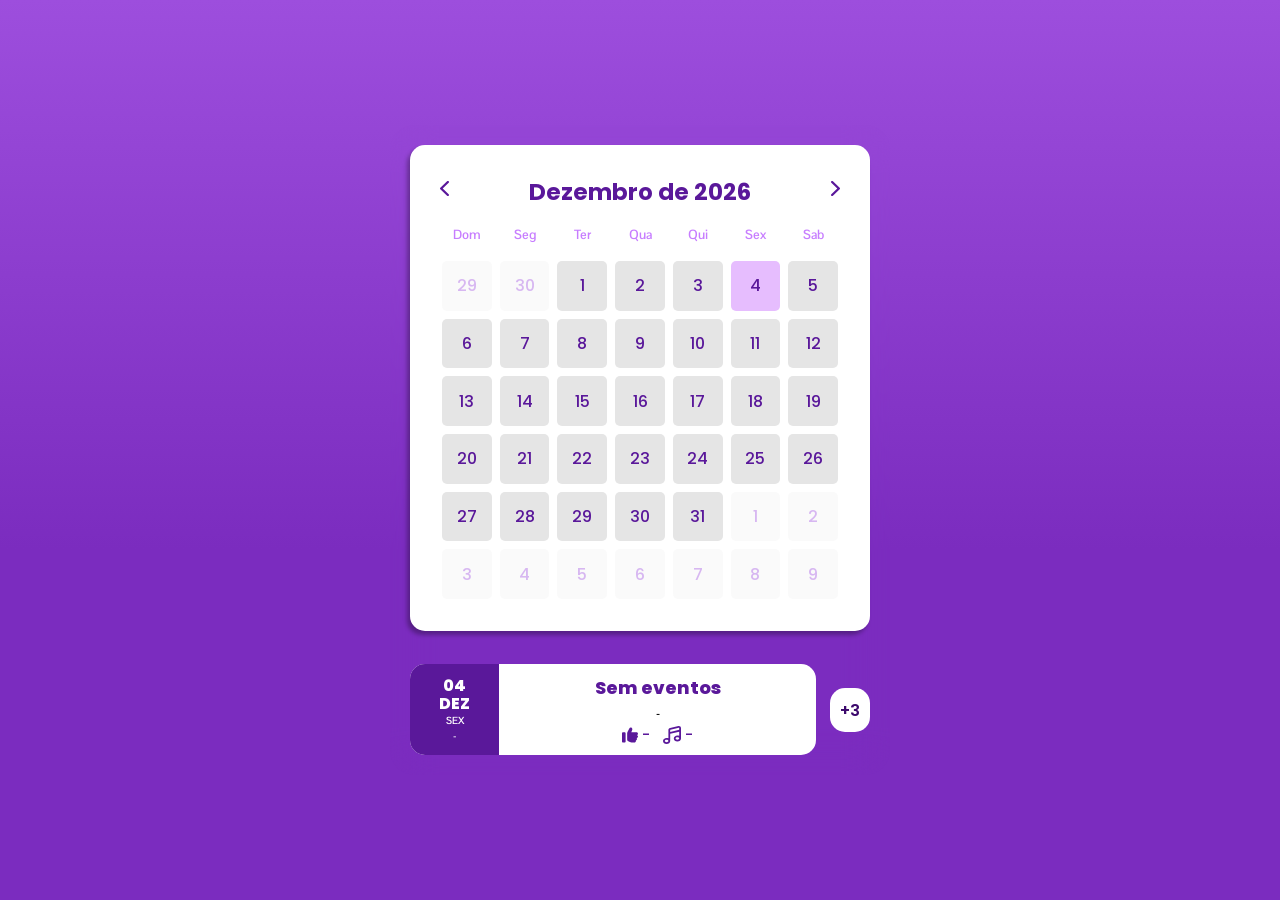
<file: index.html>
<!DOCTYPE html>
<html lang="pt-BR">

<head>
    <meta charset="UTF-8" />
    <meta name="viewport" content="width=device-width, initial-scale=1.0" />
    <title>Calendário planning out</title>
    <link rel="icon" type="image/png" href="icons/Planning-out-logo-page.png" />
    <link rel="preconnect" href="https://fonts.googleapis.com" />
    <link rel="preconnect" href="https://fonts.gstatic.com" crossorigin />
    <link
        href="https://fonts.googleapis.com/css2?family=Pontano+Sans:wght@300..700&family=Poppins:ital,wght@0,100;0,200;0,300;0,400;0,500;0,600;0,700;0,800;0,900;1,100;1,200;1,300;1,400;1,500;1,600;1,700;1,800;1,900&display=swap"
        rel="stylesheet" />
    <link rel="stylesheet" href="style.css" />
</head>

<body>
    <div class="container">
        <!-- Calendar -->
        <div class="calendar-section">
            <div class="month-year">
                <button onclick="changeMonth(-1)">
                    <img id="nav-btn-left" src="icons/chevron-up-solid-full.svg" alt="backward month" />
                </button>
                <h2 id="monthYear" onclick="openYearModal()">Agosto de 2025</h2>
                <button onclick="changeMonth(1)">
                    <img src="icons/chevron-up-solid-full.svg" alt="backward month" />
                </button>
            </div>

            <div class="calendar-grid" id="calendar">
                <!-- Calendar will be generated by JavaScript -->
            </div>
        </div>

        <div class="card-and-bagde">

            <div class="card">
                <div class="card-aside">
                    <div class="card-aside-day"></div>
                    <div class="card-aside-month"></div>
                    <div class="card-aside-week"></div>
                    <div class="card-aside-hour"></div>
                </div>
                <div class="card-content">
                    <h3 class="card-content-title"></h3>
                    <div class="card-content-subtittle"></div>
                    <div class="card-content-icons">
                        <div class="card-content-presence">
                            <img class="card-content-presence-icon" src="icons/thumbs-up-solid-full-1.svg"
                                alt="Thumbs Up" />
                            <div class="card-content-presence-info"></div>
                        </div>
                        <div class="card-content-songs">
                            <img class="card-content-songs-icon" src="icons/music.svg" alt="musical note" />
                            <div class="card-content-songs-number"></div>
                        </div>
                    </div>
                </div>
            </div>

            <span class="badge"> +3 </span>

        </div>

    </div>

    <!-- Year Selection Modal -->
    <div class="modal-overlay" id="yearModal">
        <div class="year-modal">
            <div class="modal-header">
                <div class="modal-title">Selecione o ano:</div>
            </div>

            <div class="year-grid" id="yearGrid">
                <!-- Years will be generated by JavaScript -->
            </div>

            <div class="modal-actions">
                <button class="modal-btn cancel" onclick="closeYearModal()">
                    Cancelar
                </button>
                <button class="modal-btn confirm" onclick="confirmYearSelection()">
                    Confirmar
                </button>
            </div>
        </div>
    </div>

    <script src="script.js"></script>
</body>

</html>
</file>
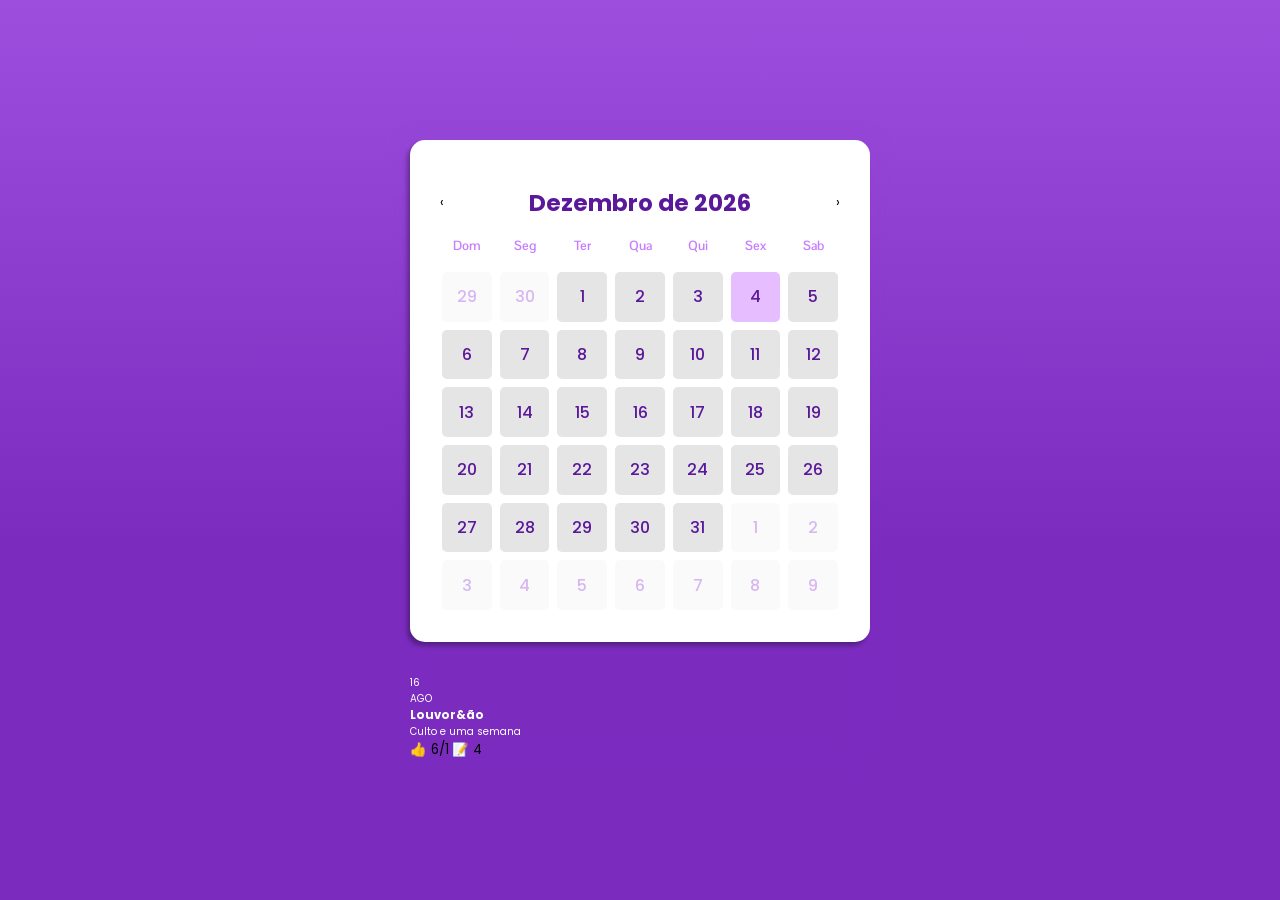
<file: calendarioIA.html>
<!DOCTYPE html>
<html lang="pt-BR">

<head>
    <meta charset="UTF-8">
    <meta name="viewport" content="width=device-width, initial-scale=1.0">
    <title>Calendário planning out</title>
    <link rel="preconnect" href="https://fonts.googleapis.com">
    <link rel="preconnect" href="https://fonts.gstatic.com" crossorigin>
    <link href="https://fonts.googleapis.com/css2?family=Pontano+Sans:wght@300..700&family=
        Poppins:ital,wght@0,100;0,200;0,300;0,400;0,500;0,600;0,700;0,800;0,900;1,100;1,2
        00;1,300;1,400;1,500;1,600;1,700;1,800;1,900&display=swap" rel="stylesheet">
    <link rel="stylesheet" href="style.css">
</head>

<body>
    <div class="container">

        <!-- Calendar -->
        <div class="calendar-section">
            <div class="calendar-header">
                <div class="calendar-title">Escalas</div>
            </div>

            <div class="month-year">
                <button class="nav-btn" onclick="changeMonth(-1)">‹</button>
                <h2 id="monthYear" onclick="openYearModal()">Agosto de 2025</h2>
                <button class="nav-btn" onclick="changeMonth(1)">›</button>
            </div>

            <div class="calendar-grid" id="calendar">
                <!-- Calendar will be generated by JavaScript -->
            </div>
        </div>

        <!-- Event Details -->
        <div class="event-details" id="eventDetails">
            <div class="event-date">
                <div class="date-box">
                    <div class="date-day" id="eventDay">16</div>
                    <div class="date-month" id="eventMonth">AGO</div>
                </div>
                <div class="event-info">
                    <h3 id="eventTitle">Louvor&ão</h3>
                    <div class="event-subtitle" id="eventSubtitle">Culto e uma semana</div>
                </div>
            </div>
            <div class="event-actions">
                <button class="action-btn">👍 6/1</button>
                <button class="action-btn">📝 4</button>
            </div>
        </div>
    </div>

    <!-- Year Selection Modal -->
    <div class="modal-overlay" id="yearModal">
        <div class="year-modal">
            <div class="modal-header">
                <div class="modal-title">Selecionar Ano</div>
                <div class="modal-subtitle">Escolha o ano desejado (1940 - 2035)</div>
            </div>

            <div class="year-grid" id="yearGrid">
                <!-- Years will be generated by JavaScript -->
            </div>

            <div class="modal-actions">
                <button class="modal-btn cancel" onclick="closeYearModal()">Cancelar</button>
                <button class="modal-btn confirm" onclick="confirmYearSelection()">Confirmar</button>
            </div>
        </div>
    </div>

    <script src="script.js"></script>
</body>

</html>
</file>
<file: style.css>
@charset "UTF-8";

* {
    margin: 0;
    padding: 0;
    box-sizing: border-box;
    font-family: "Poppins", sans-serif;
}

/*---------------------------------------
  CUSTOM PROPERTIES ( VARIABLES )             
-----------------------------------------*/

:root {
    --white: #ffffff;
    --black: #000000;

    --background-things: #e5e5e5;

    --primary-400: #9d4edd;
    --primary-500: #7b2cbf;
    --primary-600: #5a189a;
    --primary-700: #3c096c;

    --secondary-300: #f1dfff;
    --secondary-400: #e6bdfe;
    --secondary-500: #c77dff;

    --gradient-primary: linear-gradient(to bottom,
            #9d4edd 0%,
            #7b2cbf 61%,
            #7b2cbf 100%);
    --box_shadow_default: -0.3rem 0.4rem 0.4rem rgba(0, 0, 0, 0.3);
}

html {
    font-size: 62.5%;
    /* 1rem = 10px */
}

body {
    /* centralização dos objetos para teste */
    margin: 0;
    min-height: 100vh;
    display: flex;
    align-items: center;
    justify-content: center;

    background: var(--gradient-primary);
    min-height: 100vh;
    color: var(--white);
}

.container {
    width: 100%;
    /* verificar o tamanho que isso deve ter no futuro para responsividade */
    max-width: 50rem;
    margin: 0 auto;
    backdrop-filter: blur(2rem);
    border-radius: 2.5rem;
    padding: 2rem;
}

.calendar-section {
    background: var(--white);
    border-radius: 1.5rem;
    padding: 3rem;
    margin-bottom: 3.3rem;
    box-shadow: var(--box_shadow_default);
}

button {
    background: none;
    border: none;
    cursor: pointer;
    user-select: none;
}

#nav-btn-left {
    transform: rotate(180deg);
}

.month-year {
    display: flex;
    align-items: center;
    justify-content: space-between;
    width: 100%;
}

.month-year h2 {
    color: var(--primary-600);
    cursor: pointer;
    transition: color 0.2s;
    font-size: 2.3rem;
    font-weight: bold;
}

.month-year h2:hover {
    color: var(--primary-400);
}

.modal-overlay {
    position: fixed;
    top: 0;
    left: 0;
    right: 0;
    bottom: 0;
    background: rgba(0, 0, 0, 0.5);
    display: flex;
    align-items: center;
    justify-content: center;
    z-index: 1000;
    opacity: 0;
    visibility: hidden;
    transition: all 0.3s ease;
}

.modal-overlay.active {
    opacity: 1;
    visibility: visible;
}

.year-modal {
    background: var(--white);
    border-radius: 1.5rem;
    padding: 3rem;
    max-width: 40rem;
    width: 90%;
    overflow-y: auto;
    box-shadow: var(--box_shadow_default);
    transform: scale(0.8);
    transition: transform 0.3s ease;
}

.modal-overlay.active .year-modal {
    transform: scale(1);
}

.modal-header {
    text-align: center;
    margin-bottom: 1rem;
}

.modal-title {
    color: var(--primary-600);
    font-size: 2rem;
    font-weight: bold;
}

.year-grid {
    display: grid;
    grid-template-columns: repeat(4, 1fr);
    gap: 0.8rem;
    margin-bottom: 1.8rem;
    max-height: 40rem;
    overflow-y: auto;
    padding: 1rem;
    border-radius: 1.2rem;
}

.year-grid::-webkit-scrollbar {
    width: 0.6rem;
}

.year-grid::-webkit-scrollbar-track {
    background: var(--secondary-300);
    border-radius: 0.3rem;
}

.year-grid::-webkit-scrollbar-thumb {
    background: var(--secondary-400);
    border-radius: 0.3rem;
}

.year-grid::-webkit-scrollbar-thumb:hover {
    background: var(--secondary-500);
}

.year-item {
    padding: 1.2rem 0.8rem;
    text-align: center;
    border-radius: 0.8rem;
    background: var(--background-things);
    color: var(--black);
    cursor: pointer;
    font-weight: 500;
    font-size: 1.4rem;
    transition: all 0.2s ease;
}

.year-item:hover {
    background: var(--secondary-400);
}

.year-item.current {
    background: var(--secondary-400);
}

.year-item.selected {
    background: var(--primary-600);
    color: var(--white);
}

.modal-actions {
    display: flex;
    gap: 1.2rem;
    justify-content: flex-end;
}

.modal-btn {
    padding: 1rem 2rem;
    border: none;
    border-radius: 0.8rem;
    cursor: pointer;
    font-weight: 600;
    transition: all 0.2s ease;
}

.modal-btn.cancel {
    background: var(--background-things);
    color: var(--black);
}

.modal-btn.cancel:hover {
    background: var(--secondary-400);
}

.modal-btn.confirm {
    background: var(--primary-600);
    color: var(--white);
}

.modal-btn.confirm:hover {
    background: var(--primary-400);
}

.calendar-grid {
    display: grid;
    grid-template-columns: repeat(7, 1fr);
    gap: 0.4rem;
    margin-top: 0.5rem;
}

.day-header {
    text-align: center;
    font-family: "Pontano Sans", sans-serif;
    font-size: 1.3rem;
    font-weight: bold;
    color: var(--secondary-500);
    padding: 1.2rem 0;
}

.day {
    aspect-ratio: 1;
    display: flex;
    align-items: center;
    justify-content: center;
    border-radius: 0.5rem;
    cursor: pointer;
    font-weight: 500;
    font-size: 1.6rem;
    transition: all 0.2s ease;
    position: relative;
    background: var(--background-things);
    color: var(--primary-600);
    margin: 0.2rem;
}

.day:hover {
    background: var(--secondary-400);
}

.day.has-event {
    background: var(--primary-600);
    color: #ffffff;
}

.day.has-event:hover {
    background: var(--primary-400);
}

.day.selected,
.day.today {
    background: var(--secondary-400) !important;
    color: var(--primary-600);
}

.day.selected:hover {
    background: var(--secondary-300) !important;
}

.day.empty {
    background: transparent;
    cursor: default;
}

.day.empty:hover {
    transform: none;
    background: transparent;
}

.day.other-month {
    opacity: 0.4;
    color: var(--primary-400);
    background: rgba(229, 229, 229, 0.5);
}

.day.other-month:hover {
    opacity: 0.7;
    background: rgba(157, 78, 221, 0.3);
}

.day.other-month.has-event {
    background: rgba(90, 24, 154, 0.6);
    color: rgba(255, 255, 255, 0.8);
}

.day.other-month.has-event:hover {
    background: rgba(90, 24, 154, 0.8);
    color: rgba(255, 255, 255, 0.9);
}

.day.other-month.selected {
    background: var(--secondary-400) !important;
    opacity: 0.7;
}

.card-and-bagde {
    display: flex;
    justify-content: center;
    align-items: center;
    gap: 1.4rem;
}

.card {
    background-color: var(--white);
    border-radius: 15px;
    width: 100%;
    display: flex;
    flex: 1;
}

.card-aside {
    display: flex;
    flex-direction: column;
    justify-content: center;
    align-items: center;
    background-color: var(--primary-600);
    border-radius: 15px 0 0 15px;
    width: 7rem;
    padding-inline: 11%;
    gap: 0.2rem;
}

.card-aside-day,
.card-aside-month {
    color: var(--white);
    text-align: center;
    font-size: 1.6rem;
    font-weight: 800;
    line-height: 100.028%;
}

.card-aside-week,
.card-aside-hour {
    color: var(--white);
    font-family: "Pontano Sans";
    font-size: 1rem;
    font-weight: 700;
}

.card-content {
    display: flex;
    flex-direction: column;
    align-items: center;
    flex: 1;
    padding: 1rem;
    gap: 0.4rem;
}

.card-content-title {
    color: var(--primary-600);
    text-align: center;
    font-family: Poppins;
    font-size: 1.8rem;
    font-weight: 800;
}

.card-content-subtittle {
    color: var(--black);
    font-family: "Pontano Sans";
    font-size: 1.2rem;
    font-weight: 700;
}

.card-content-icons {
    display: flex;
    gap: 1.3rem;
}

.card-content-presence,
.card-content-songs {
    display: flex;
    gap: 0.4rem;
}

.card-content-presence-icon {
    width: 1.6rem;
}

.card-content-songs-icon {
    width: 1.8rem;
}

.card-content-presence-info,
.card-content-songs-number {
    color: var(--primary-600);
    font-weight: 600;
    font-size: 1.3rem;
}

.badge {
    font-size: 1.6rem;
    font-weight: 600;
    color: var(--primary-700);
    height: 4.4rem;
    padding: 1rem;
    border-radius: 1.5rem;
    background-color: var(--white);
}
</file>
